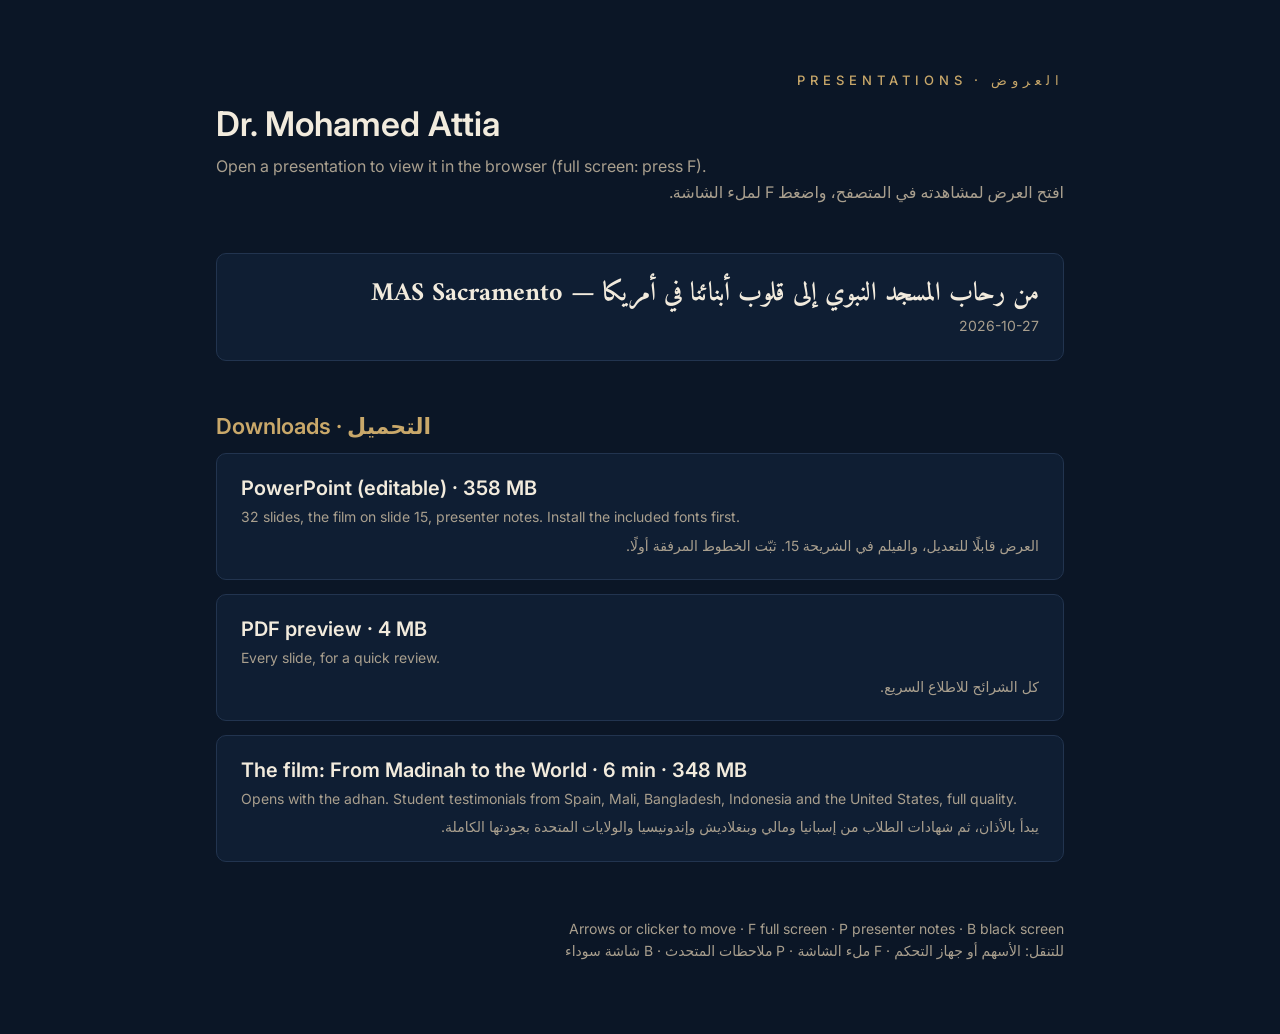
<file: index.html>
<!doctype html>
<html lang="ar" dir="rtl">
<head>
<meta charset="utf-8">
<meta name="viewport" content="width=device-width, initial-scale=1">
<title>عروض د. محمد عطية</title>
<style>
@font-face{font-family:'Amiri';src:url('fonts/Amiri-Regular.ttf');font-weight:400}
@font-face{font-family:'Amiri';src:url('fonts/Amiri-Bold.ttf');font-weight:700}
@font-face{font-family:'Inter';src:url('fonts/Inter-var.ttf');font-weight:100 900}
:root{--ink:#0B1626;--ink2:#0F1E33;--ivory:#F2EBDD;--muted:#A99F8E;--brass:#C9A86A}
*{box-sizing:border-box}
body{margin:0;min-height:100vh;background:var(--ink);color:var(--ivory);font:16px/1.6 'Inter',system-ui,sans-serif}
main{max-width:880px;margin:0 auto;padding:72px 16px}
.kick{font:500 13px 'Inter';letter-spacing:.38em;text-transform:uppercase;color:var(--brass);direction:ltr;text-align:right}
h1{font:700 44px/1.3 'Amiri',serif;margin:14px 0 8px}
p.sub{color:var(--muted);margin:0 0 48px}
ul{list-style:none;padding:0;margin:0;display:grid;gap:14px}
.dl .card span{margin-top:6px;font-size:14px;color:var(--muted)}
a.card{display:block;padding:22px 24px;background:var(--ink2);border:1px solid #22344f;border-radius:10px;color:inherit;text-decoration:none;transition:border-color .2s}
a.card:hover{border-color:var(--brass)}
a.card b{display:block;font:700 26px/1.4 'Amiri',serif}
a.card span{color:var(--muted);font-size:14px}
footer{margin-top:56px;color:var(--muted);font-size:14px}
</style>
</head>
<body>
<main>
  <div class="kick">Presentations · العروض</div>
  <h1 style="direction:ltr;text-align:left;font-family:Inter,system-ui,sans-serif;font-weight:600;font-size:34px">Dr. Mohamed Attia</h1>
  <p class="sub" style="direction:ltr;text-align:left">Open a presentation to view it in the browser (full screen: press F).<br><span style="direction:rtl;display:block;text-align:right">افتح العرض لمشاهدته في المتصفح، واضغط F لملء الشاشة.</span></p>
  <ul id="list"><li style="color:var(--muted)">…</li></ul>

  <h2 style="font:600 22px Inter,system-ui,sans-serif;direction:ltr;text-align:left;margin:52px 0 14px;color:var(--brass)">Downloads · التحميل</h2>
  <ul class="dl">
    <li><a class="card" href="https://github.com/Anany2009/presentations/releases/download/v1/MAS-Sacramento-PowerPoint.zip"><b style="font:600 20px Inter,system-ui,sans-serif;direction:ltr;text-align:left">PowerPoint (editable) · 358 MB</b><span style="display:block;direction:ltr;text-align:left">32 slides, the film on slide 15, presenter notes. Install the included fonts first.</span><span style="display:block">العرض قابلًا للتعديل، والفيلم في الشريحة 15. ثبّت الخطوط المرفقة أولًا.</span></a></li>
    <li><a class="card" href="https://github.com/Anany2009/presentations/releases/download/v1/From-Madinah-to-Sacramento.pdf"><b style="font:600 20px Inter,system-ui,sans-serif;direction:ltr;text-align:left">PDF preview · 4 MB</b><span style="display:block;direction:ltr;text-align:left">Every slide, for a quick review.</span><span style="display:block">كل الشرائح للاطلاع السريع.</span></a></li>
    <li><a class="card" href="https://github.com/Anany2009/presentations/releases/download/v1/From-Madinah-to-the-World-film.mp4"><b style="font:600 20px Inter,system-ui,sans-serif;direction:ltr;text-align:left">The film: From Madinah to the World · 6 min · 348 MB</b><span style="display:block;direction:ltr;text-align:left">Opens with the adhan. Student testimonials from Spain, Mali, Bangladesh, Indonesia and the United States, full quality.</span><span style="display:block">يبدأ بالأذان، ثم شهادات الطلاب من إسبانيا ومالي وبنغلاديش وإندونيسيا والولايات المتحدة بجودتها الكاملة.</span></a></li>
  </ul>
  <footer>Arrows or clicker to move · F full screen · P presenter notes · B black screen<br>للتنقل: الأسهم أو جهاز التحكم · F ملء الشاشة · P ملاحظات المتحدث · B شاشة سوداء</footer>
</main>
<script>
fetch('presentations.json', {cache: 'no-store'}).then(r => r.json()).then(items => {
  const ul = document.getElementById('list');
  ul.innerHTML = '';
  items.forEach(i => {
    const li = document.createElement('li');
    const a = document.createElement('a');
    a.className = 'card'; a.href = `p/${i.slug}/`;
    const b = document.createElement('b'); b.textContent = i.title;
    const s = document.createElement('span'); s.textContent = i.created || '';
    a.append(b, s); li.append(a); ul.append(li);
  });
}).catch(() => { document.getElementById('list').innerHTML = '<li>تعذّر تحميل القائمة.</li>'; });
</script>
</body>
</html>
</file>
